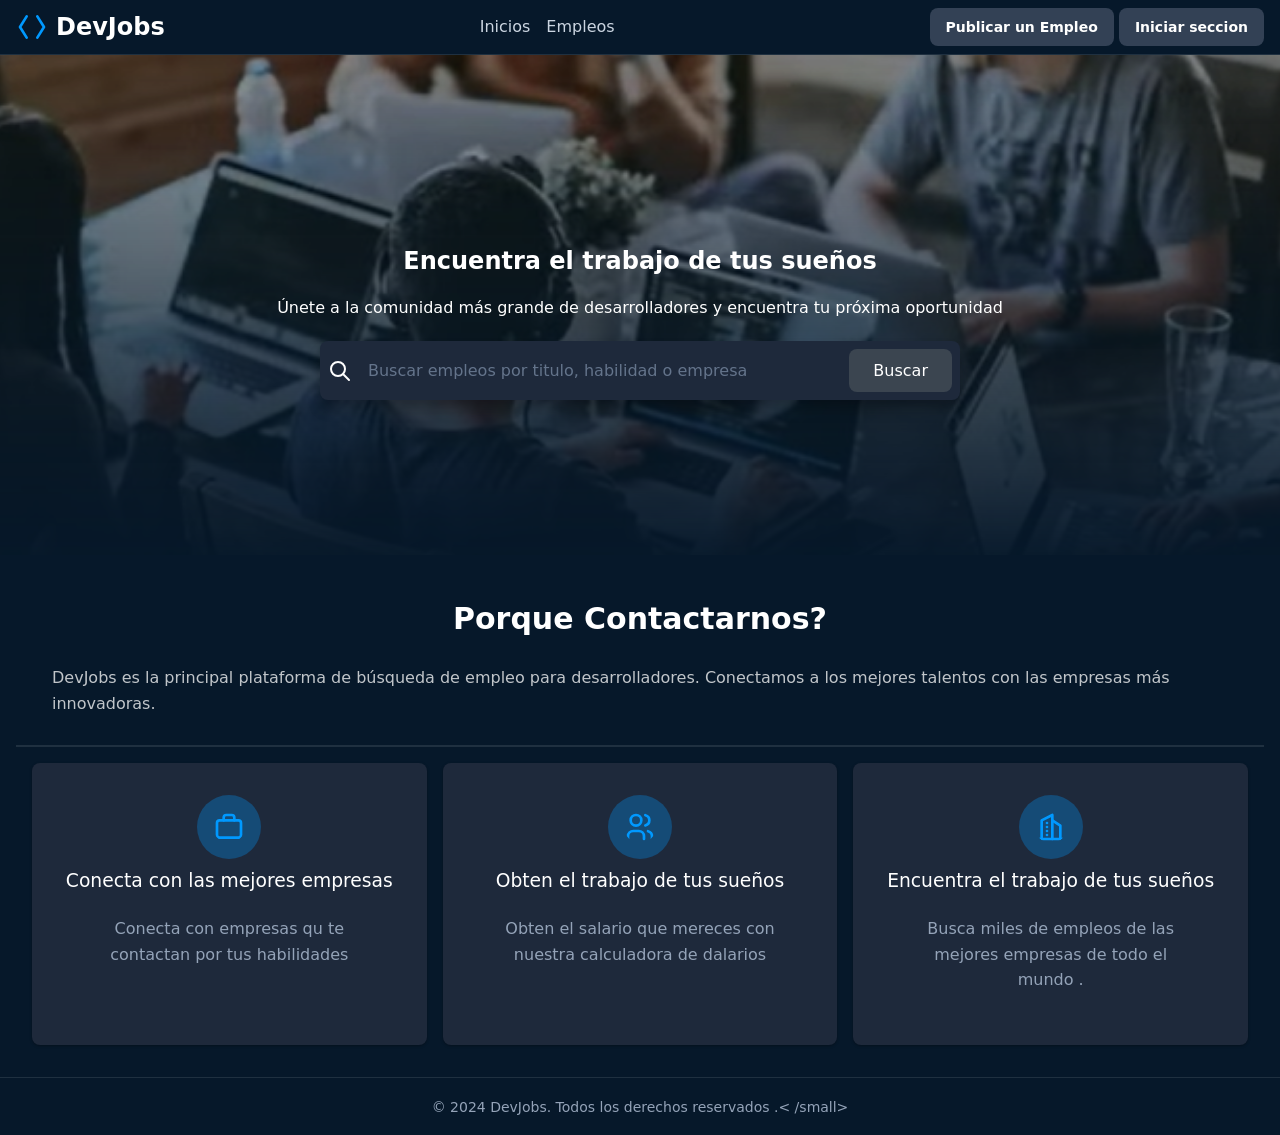
<file: index.html>
<!DOCTYPE html>
<html lang="en">
<head>
    <meta charset="UTF-8">
    <meta name="description" content="Encuentra las mejores ofertas de trabajo para desarrolladores de software">
    <title>DevsJobs - Inicio</title>
    <link rel="stylesheet" href="style.css">
</head>
<body>
    <header>
        <h1>
            <svg xmlns="http://www.w3.org/2000/svg" width="24" height="24" viewBox="0 0 24 24" fill="none" stroke="currentColor" stroke-width="2" stroke-linecap="round" stroke-linejoin="round" class="icon icon-tabler icons-tabler-outline icon-tabler-brackets-angle">
                <path stroke="none" d="M0 0h24v24H0z" fill="none" />
                <path d="M8 4l-5 8l5 8" />
                <path d="M16 4l5 8l-5 8" />
            </svg>DevJobs
        </h1>
        <nav>
            <a href="empleo.html">Inicios</a>
            <a href="empleo.html">Empleos</a>
        </nav>
        <div>
            <a href="">Publicar un Empleo</a>
            <a href="">Iniciar seccion</a>
        </div>
    </header>
    <main>
        <section class="hero">
            <img src="Background.png" alt="backgrund">
            <h1>Encuentra el trabajo de tus sueños</h1>
            <p>Únete a la comunidad más grande de
            desarrolladores y encuentra tu próxima
            oportunidad</p>
            <form role="search">
                <div>
                    <svg xmlns="http://www.w3.org/2000/svg" width="24" height="24" viewBox="0 0 24 24" fill="none" stroke="currentColor" stroke-width="2" stroke-linecap="round" stroke-linejoin="round" class="icon icon-tabler icons-tabler-outline icon-tabler-search">
                        <path stroke="none" d="M0 0h24v24H0z" fill="none" />
                        <path d="M3 10a7 7 0 1 0 14 0a7 7 0 1 0 -14 0" />
                        <path d="M21 21l-6 -6" />
                    </svg>
                    <input type="text" placeholder="Buscar empleos por titulo, habilidad o empresa">
                    <button type="submit">Buscar</button>
                </div>
            </form>
        </section>
        <section>
            <header>
                <h2>Porque Contactarnos?</h2>
                <p>DevJobs es la principal plataforma de
                búsqueda de empleo para desarrolladores.
                Conectamos a los mejores talentos con las
                empresas más innovadoras.</p>
            </header>

            <footer>
                <article>
                    <svg xmlns="http://www.w3.org/2000/svg" width="24" height="24" viewBox="0 0 24 24" fill="none" stroke="currentColor" stroke-width="2" stroke-linecap="round" stroke-linejoin="round" class="icon icon-tabler icons-tabler-outline icon-tabler-briefcase-2">
                        <path stroke="none" d="M0 0h24v24H0z" fill="none" />
                        <path d="M3 9a2 2 0 0 1 2 -2h14a2 2 0 0 1 2 2v9a2 2 0 0 1 -2 2h-14a2 2 0 0 1 -2 -2v-9" />
                        <path d="M8 7v-2a2 2 0 0 1 2 -2h4a2 2 0 0 1 2 2v2" />
                    </svg>
                    <h3>Conecta con las mejores empresas</h3>
                    <p>Conecta con empresas qu te contactan por
                    tus habilidades</p>
                </article>

                <article>
                    <svg xmlns="http://www.w3.org/2000/svg" width="24" height="24" viewBox="0 0 24 24" fill="none" stroke="currentColor" stroke-width="2" stroke-linecap="round" stroke-linejoin="round" class="icon icon-tabler icons-tabler-outline icon-tabler-users"><path stroke="none" d="M0 0h24v24H0z" fill="none" />
                        <path d="M5 7a4 4 0 1 0 8 0a4 4 0 1 0 -8 0" />
                        <path d="M3 21v-2a4 4 0 0 1 4 -4h4a4 4 0 0 1 4 4v2" />
                        <path d="M16 3.13a4 4 0 0 1 0 7.75" /><path d="M21 21v-2a4 4 0 0 0 -3 -3.85" />
                    </svg>
                    <h3>Obten el trabajo de tus sueños</h3>
                    <p>Obten el salario que mereces con nuestra 
                    calculadora de dalarios</p>
                </article>

                <article>
                    <svg xmlns="http://www.w3.org/2000/svg" width="24" height="24" viewBox="0 0 24 24" fill="none" stroke="currentColor" stroke-width="2" stroke-linecap="round" stroke-linejoin="round" class="icon icon-tabler icons-tabler-outline icon-tabler-building-skyscraper">
                        <path stroke="none" d="M0 0h24v24H0z" fill="none" />
                        <path d="M3 21l18 0" />
                        <path d="M5 21v-14l8 -4v18" />
                        <path d="M19 21v-10l-6 -4" />
                        <path d="M9 9l0 .01" />
                        <path d="M9 12l0 .01" />
                        <path d="M9 15l0 .01" />
                        <path d="M9 18l0 .01" />
                    </svg>
                    <h3>Encuentra el trabajo de tus sueños</h3>
                    <p>Busca miles de empleos de las mejores
                    empresas de todo el mundo .</p>
                </article>

            </footer>
        </section>
    </main>
    <footer>
        <small>&copy; 2024 DevJobs. Todos los derechos
        reservados .< /small>
    </footer>
</body>
</html>
</file>
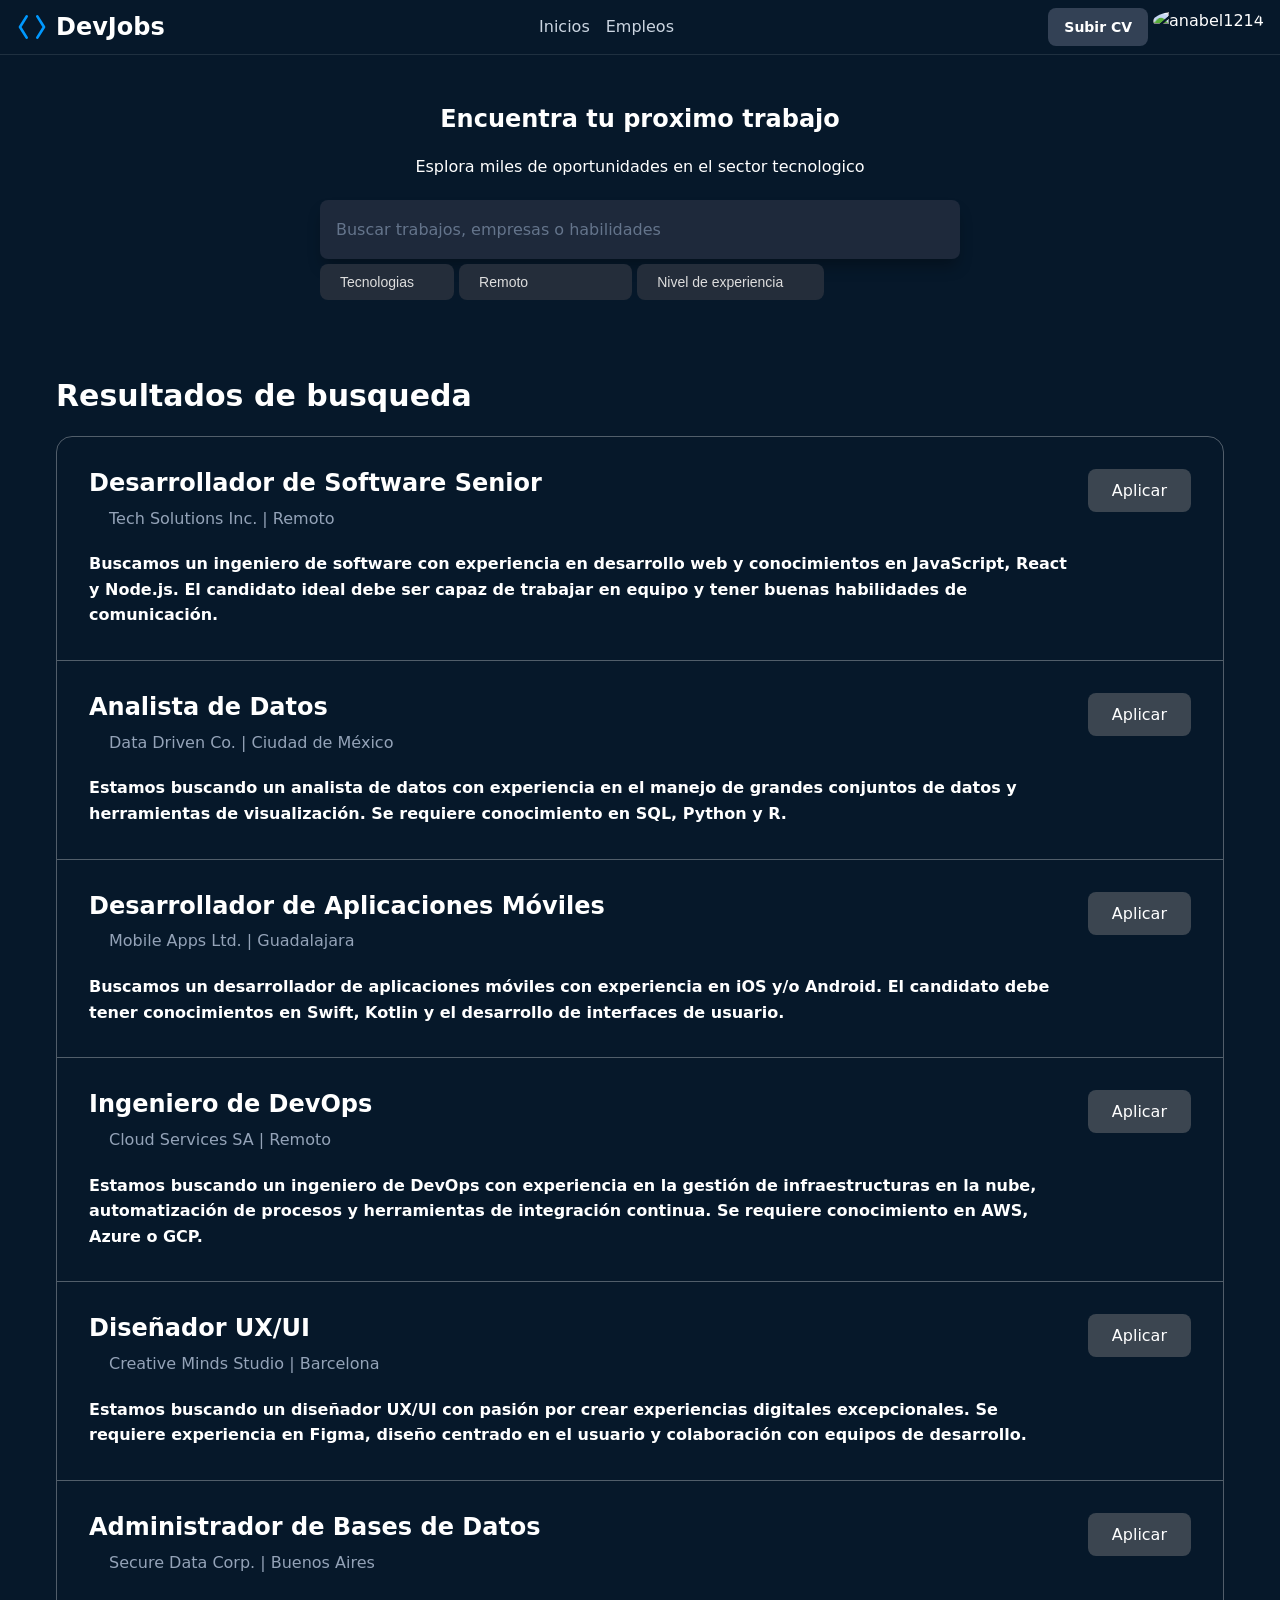
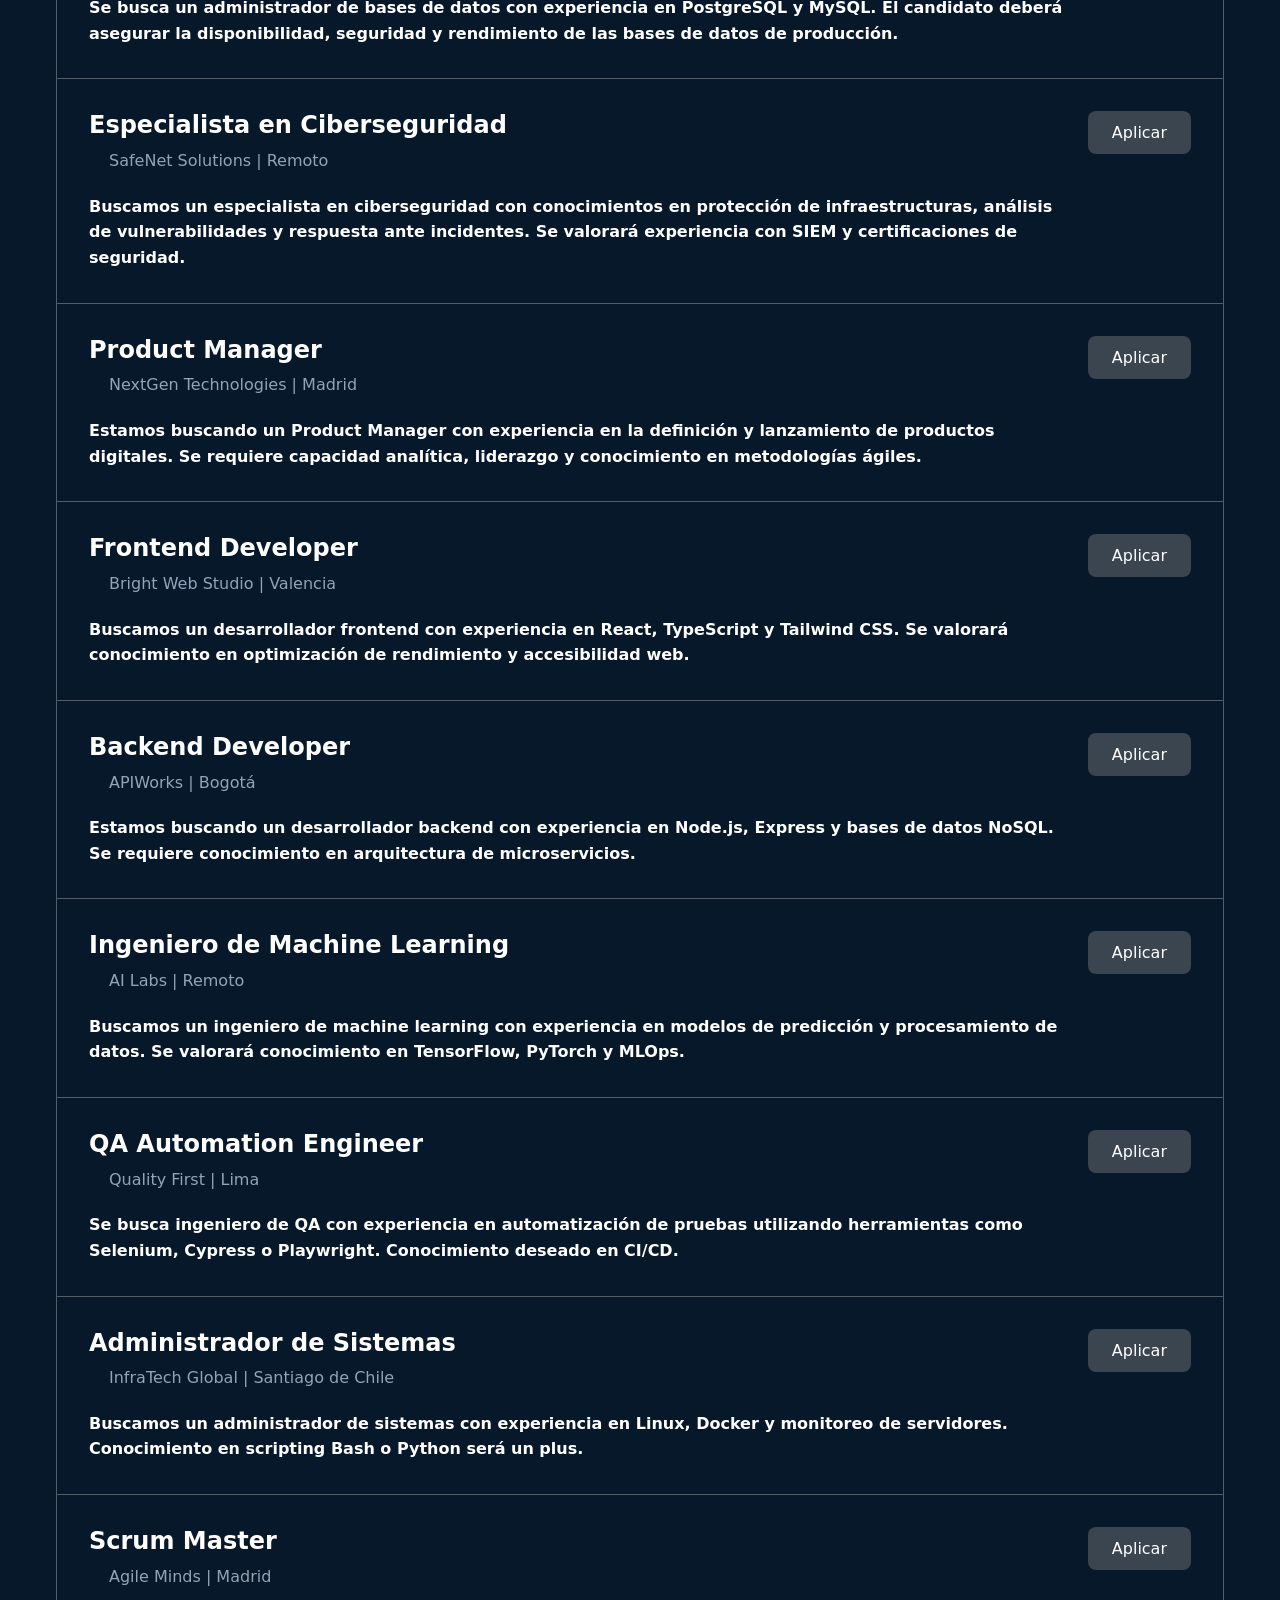
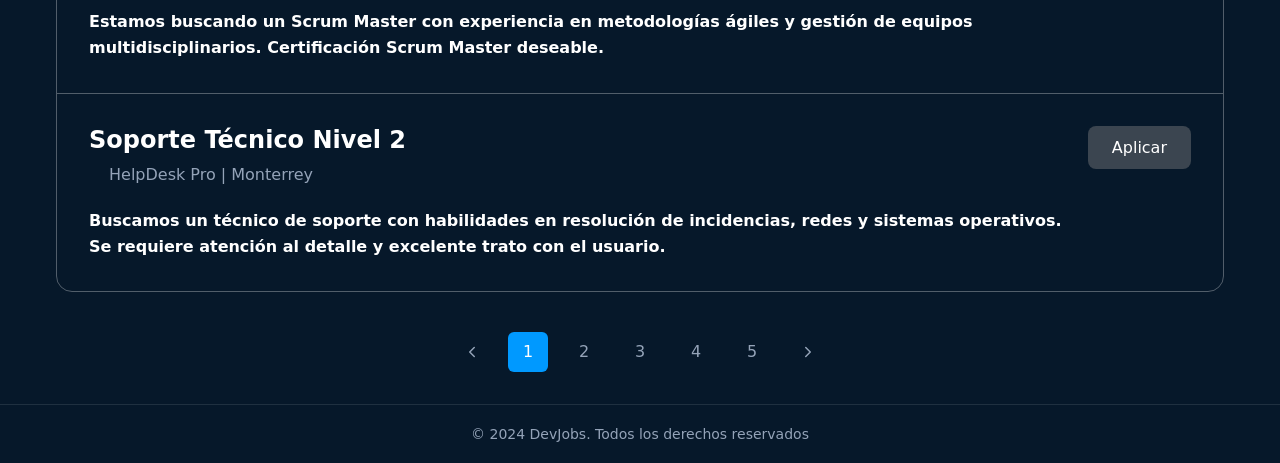
<file: empleos.html>
<!DOCTYPE html>
<html lang="en">
<head>
    <meta charset="UTF-8">
    <meta name="description" content="Encuentra las mejores ofertas de trabajo para desarrolladores de software">
    <title>DevsJobs - Inicio</title>
    <link rel="stylesheet" href="style.css">
    <script type="module" src="main.js"></script>
</head>
</head>
<body>
    <header>
        <h1>
            <svg xmlns="http://www.w3.org/2000/svg" width="24" height="24" viewBox="0 0 24 24" fill="none" stroke="currentColor" stroke-width="2" stroke-linecap="round" stroke-linejoin="round" class="icon icon-tabler icons-tabler-outline icon-tabler-brackets-angle">
                <path stroke="none" d="M0 0h24v24H0z" fill="none" />
                <path d="M8 4l-5 8l5 8" />
                <path d="M16 4l5 8l-5 8" />
            </svg>DevJobs
        </h1>
        <nav>
            <a href="index.html">Inicios</a>
            <a href="empleo.html">Empleos</a>
        </nav>
        <div class="content">
            <a href="">Subir CV</a>
            <devjobs-avatar
                service="github"
                username="anabel1214"
                size="32"
            ></devjobs-avatar>
        </div>
    </header>
    <main>
        <section class="section1">
            <h1>Encuentra tu proximo trabajo</h1>
            <p>Esplora miles de oportunidades en el sector tecnologico</p>
            <form>
                <div>
                    <input id="empleos" placeholder="Buscar trabajos, empresas o habilidades" type="text">
                </div>
                <select name="Tecnologias" id="filter-tecnologias">
                    <option value="Tecnologias">Tecnologias</option>  
                    <option value="JavaScript">JavaScript</option>
                    <option value="HTML">HTML</option>
                    <option value="CSS">CSS</option>
                </select>
                <select name="Location" id="filter-location">
                    <option value="remoto">Remoto</option>
                    <option value="cdmx">Ciudad de Mexico</option>
                    <option value="guadalajara">Guadalajara</option>
                    <option value="monterrey">Monterrey</option>
                    <option value="barcelona">Barcelona</option>
                </select>
                <select name="Nivel de experiencia" id="filter-experiencia">
                    <option value="Nivel de Experiencia">Nivel de experiencia</option>
                    <option value="Junior">Junior</option>
                    <option value="Mid-level">Mid-level</option>
                    <option value="Senior">Senior</option>
                    <option value="Lead">Lead</option>
                </select>
            </form>
            <span id="filter-selected-value"></span>
        </section>
        <section class="section3">
            <h2>Resultados de busqueda</h2>
            <div class="job-listings">
                
            </div>
        </section>
        <section class="pagination">
            <nav>
                <a href="#">
                    <svg xmlns="http://www.w3.org/2000/svg" width="18" height="18" viewBox="0 0 24 24" fill="none" stroke="currentColor" stroke-width="2" stroke-linecap="round" stroke-linejoin="round" class="icon icon-tabler icons-tabler-outline icon-tabler-chevron-left">
                        <path stroke="none" d="M0 0h24v24H0z" fill="none" />
                        <path d="M15 6l-6 6l6 6" />
                    </svg>
                </a>
                <a class="is-active" href="#">1</a>
                <a href="#">2</a>
                <a href="#">3</a>
                <a href="#">4</a>
                <a href="#">5</a>
                <a href="#">
                    <svg xmlns="http://www.w3.org/2000/svg" width="18" height="18" viewBox="0 0 24 24" fill="none" stroke="currentColor" stroke-width="2" stroke-linecap="round" stroke-linejoin="round" class="icon icon-tabler icons-tabler-outline icon-tabler-chevron-right">
                        <path stroke="none" d="M0 0h24v24H0z" fill="none" />
                        <path d="M9 6l6 6l-6 6" />
                    </svg>
                </a>
            </nav>
        </section>
    </main>
</body>
<footer>
    <small>
        &copy; 2024 DevJobs. Todos los derechos reservados
    </small>
</footer>
</file>
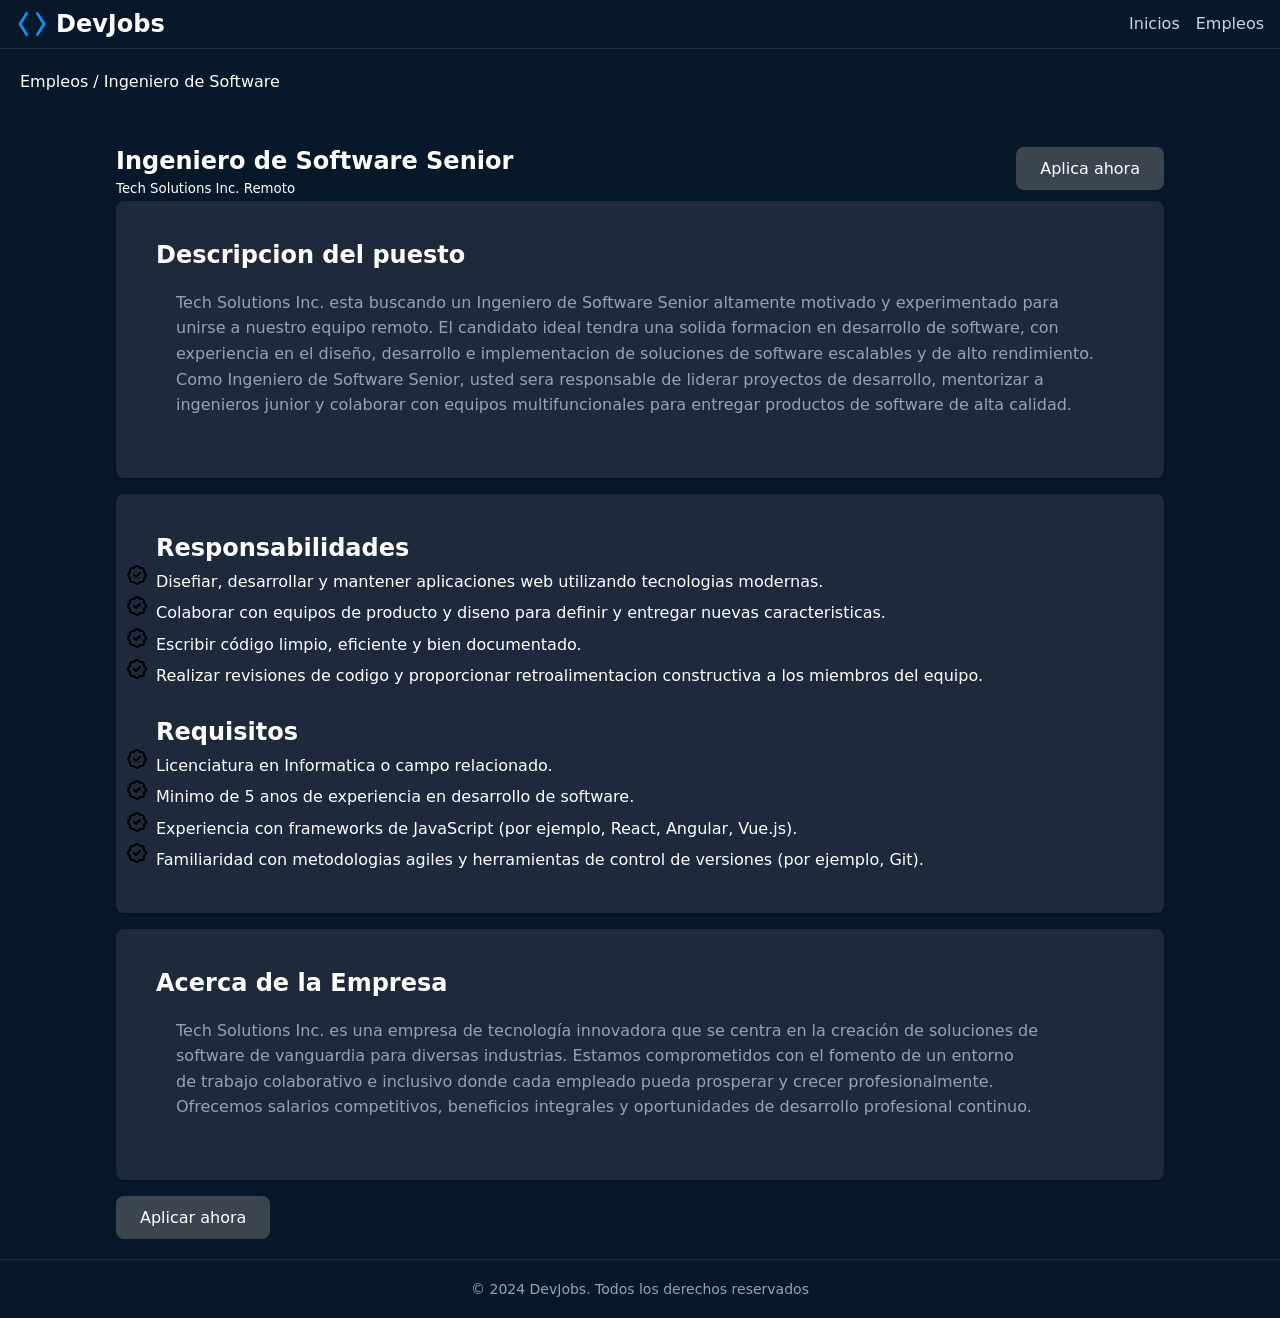
<file: Ingeniero de Software.html>
<!DOCTYPE html>
<html lang="en">
<head>
    <meta charset="UTF-8">
    <meta name="description" content="Encuentra las mejores ofertas de trabajo para desarrolladores de software">
    <title>DevsJobs - Inicio</title>
    <link rel="stylesheet" href="style.css">
</head>
<body>
    <header>
        <h1>
            <svg xmlns="http://www.w3.org/2000/svg" width="24" height="24" viewBox="0 0 24 24" fill="none" stroke="currentColor" stroke-width="2" stroke-linecap="round" stroke-linejoin="round" class="icon icon-tabler icons-tabler-outline icon-tabler-brackets-angle">
                <path stroke="none" d="M0 0h24v24H0z" fill="none" />
                <path d="M8 4l-5 8l5 8" />
                <path d="M16 4l5 8l-5 8" />
            </svg>DevJobs
        </h1>
        <nav>
            <a href="inicio.html">Inicios</a>
            <a href="empleo.html">Empleos</a>
        </nav>
    </header>
</body>
<main>
    <p>Empleos / Ingeniero de Software</p>
    <section class="description">
        <section class="">
            <div>
                <h1>Ingeniero de Software Senior</h1>
                <small>Tech Solutions Inc. Remoto</small>
            </div>
            <div><button>Aplica ahora</button></div>
        </section>
        <article>
            <h1>Descripcion del puesto</h1>
            <p>Tech Solutions Inc. esta buscando un Ingeniero de Software Senior altamente motivado y experimentado para
            unirse a nuestro equipo remoto. El candidato ideal tendra una solida formacion en desarrollo de software, con
            experiencia en el diseño, desarrollo e implementacion de soluciones de software escalables y de alto
            rendimiento. Como Ingeniero de Software Senior, usted sera responsable de liderar proyectos de desarrollo,
            mentorizar a ingenieros junior y colaborar con equipos multifuncionales para entregar productos de software
            de alta calidad.</p>
        </article>
        <article>
            <h1>Responsabilidades</h1>
            <ul>
                <li>Disefiar, desarrollar y mantener aplicaciones web utilizando tecnologias modernas.</li>
                <li>Colaborar con equipos de producto y diseno para definir y entregar nuevas caracteristicas.</li>
                <li>Escribir código limpio, eficiente y bien documentado.</li>
                <li>Realizar revisiones de codigo y proporcionar retroalimentacion constructiva a los miembros del equipo.</li>
            </ul>
            <h1><br>Requisitos</h1>
            <ul>
                <li>Licenciatura en Informatica o campo relacionado.</li>
                <li>Minimo de 5 anos de experiencia en desarrollo de software.</li>
                <li>Experiencia con frameworks de JavaScript (por ejemplo, React, Angular, Vue.js).</li>
                <li>Familiaridad con metodologias agiles y herramientas de control de versiones (por ejemplo, Git).</li>
            </ul>
        </article>
        <article>
            <h1>Acerca de la Empresa</h1>
            <p>Tech Solutions Inc. es una empresa de tecnología innovadora que se centra en la creación de soluciones de
            software de vanguardia para diversas industrias. Estamos comprometidos con el fomento de un entorno de
            trabajo colaborativo e inclusivo donde cada empleado pueda prosperar y crecer profesionalmente.
            Ofrecemos salarios competitivos, beneficios integrales y oportunidades de desarrollo profesional continuo.</p>
        </article>
        <div><button>Aplicar ahora</button></div>
    </section>
</main>
<footer>
    <small>
        &copy; 2024 DevJobs. Todos los derechos reservados
    </small>
</footer>
</file>
<file: style.css>
* {
  margin: 0;
  padding: 0;
  box-sizing: border-box;
}

/*Variables*/
:root {
  --primary: #3b4550;
  --primary-dark: #0a3d66;
  --primary-hover: #0d5ba8;
  --primary-light: #09f;
  --background: #06182a;
  --text-primary: #ffffff;
  --text-secondary: #cbd5e1;
  --text-muted: #94a3b8;
  --border: rgba(255, 255, 255, 0.1);
  --card-bg: #1e293b;
  --shadow: rgba(0, 0, 0, 0.3);
  --input-bg: #1e293b;
  --hsla-example: hsla(210, 100%, 56%, 1);
}

@font-face {
  font-family: 'Inter Variable';
  font-style: normal;
  font-display: swap;
  font-weight: 100 900;
  src: url(https://cdn.jsdelivr.net/fontsource/fonts/inter:vf@latest/latin-wght-normal.woff2) format('woff2-variations');
  unicode-range: U+0000-00FF,U+0131,U+0152-0153,U+02BB-02BC,U+02C6,U+02DA,U+02DC,U+0304,U+0308,U+0329,U+2000-206F,U+20AC,U+2122,U+2191,U+2193,U+2212,U+2215,U+FEFF,U+FFFD;
}

body {
  font-family: system-ui;
  background-color: var(--background);
  color: var(--text-primary);
  min-height: 100vh;
  display: flex;
  flex-direction: column;
  line-height: 1.6;
}

/* Títulos principales */
h1 {
  font-size: 1.5rem;
  line-height: 1.2;
  text-wrap: balance;
  display: flex;
  align-items: center;
  gap: 0.5rem;

  svg {
    width: 2rem;
    height: 2rem;
    color: var(--primary-light);
  }
}

h1 + p {
  text-wrap: balance;
  margin-bottom: 2rem
}

/* Header */
header {
  border-bottom: 1px solid var(--border);
  background: var(--background);
  padding: .5rem 1rem;
  display: flex;
  align-items: center;
  justify-content: space-between;
  gap: 2rem;

  h2 {
    font-size: 1.25rem;
    font-weight: 700;
    color: var(--text-primary);
  }
}

.content{
  display: flex;
  gap: 5px;

  debjobs-avatar{
    margin-top: 2px;
  } 
}

/* Navegación del header a otras páginas */
nav {
  align-items: center;
  gap: 1rem;
  display: flex;

  a {
    text-decoration: none;
    color: var(--text-secondary);
    transition: color 0.2s;
    font-weight: 500;

    &:hover, &:focus {
      color: var(--primary);
      outline: none;
    }
  }
}

/* Botones del Header */
header div a {
  padding: 0.5rem 1rem;
  border-radius: 0.5rem;
  background-color: #334155;
  color: var(--text-primary);
  display: inline-block;
  font-size: 0.875rem;
  font-weight: 700;
  text-decoration: none;
  /* TODO */
}

/* Hero */
.hero {
  height: 500px;
  text-align: center;
  display: flex;
  flex-direction: column;
  justify-content: center;
  align-items: center;

  h1 {
    padding-top: 36px;
  }

  & > img {
    position: absolute;
    width: 100%;
    height: 100%;
    object-fit: cover;
    z-index: -1;
    left: 0;
    right: 0;
    mask-image: linear-gradient(to bottom, rgba(16, 25, 34, 1) 5%, rgba(16, 25, 34, 0) 80%);
  }
}

/* Formulario de Búsqueda */
form {
  max-width: 42rem;
  width: 100%;
  margin: 0 auto;
  padding-inline: 1rem;
}

form > div {
  display: flex;
  align-items: center;
  background-color: var(--input-bg);
  border-radius: 0.5rem;
  box-shadow: 0 10px 15px -3px var(--shadow);
  padding: 0.5rem;
  gap: 0.5rem;
}

form span {
  padding-left: 0.75rem;
  color: var(--text-muted);
  display: flex;
  align-items: center;
  flex-shrink: 0;
}

form input[type="text"] {
  flex: 1;
  background: transparent;
  border: none;
  outline: none;
  color: var(--text-primary);
  padding: 0.75rem 0.5rem;
  font-size: 1rem;
  font-family: inherit;
}

form input[type="text"]::placeholder {
  color: #64748b;
}

button {
  padding: 0.75rem 1.5rem;
  border-radius: 0.5rem;
  background-color: var(--primary);
  color: white;
  font-weight: 400;
  border: none;
  cursor: pointer;
  transition: all 0.2s;
  font-family: inherit;
  font-size: 1rem;
  white-space: nowrap;

  &:hover, /* pseudo-clase que significa que el ratón está encima */
  &:focus { /* pseudo-clase que significa que el elemento tiene el foco */
    background-color: var(--primary-hover);
    outline: 2px solid white;
    outline-offset: 2px;
  }

  &:active { 
    transform: scale(0.90)
  }

  &:disabled {
    opacity: .5;
    pointer-events: none;
  }
}

/* Features Section */
main > section:nth-child(2) {
  padding-inline: 1rem;
  background-color: var(--background);
  padding-top: 2rem;

  & > header {
    gap: 2px;
    flex-direction: column;

    h2 {
      margin-bottom: 0;
    }

    p {
      opacity: .75;
    }
  }

  & > div {
    max-width: 1280px;
    margin: 0 auto;
  }
}

main > section:nth-child(2) h2 {
  font-size: 1.875rem;
  font-weight: 700;
  color: var(--text-primary);
  margin-bottom: 1rem;
}

main > section:nth-child(2) > div > div:first-child > p {
  font-size: 1.125rem;
  color: var(--text-muted);
  max-width: 42rem;
  margin: 0 auto;
}

/* Grid de Features */
main > section:nth-child(2) footer {
  display: grid;
  grid-template-columns: 1fr;
  gap: 16px
}

/* Feature Cards */
article {
  background-color: var(--card-bg);
  padding: 2rem;
  margin-bottom: 16px;
  border-radius: 0.5rem;                   
  box-shadow: 0px 1px 3px 0 var(--shadow); 

  svg {
    color: var(--primary-light);          
    background: rgba(0, 153, 255, 0.3);  
    border-radius: 9999px;               
    width: 64px;                         
    height: 64px;                        
    padding: 16px;                       
  }

  h3 {
    font-weight: 500;
  }

  p {
    color: var(--text-muted);
  }
}

/* Footer */
footer {
  background-color: var(--background);
  border-top: 1px solid var(--border);
  text-align: center;
  padding: 16px;

  small {
    color: var(--text-muted);
    font-size: 0.875rem;
  }
}

/*Responsive*/
@media (width >= 640px) {
  main > section:nth-child(2) footer {
    grid-template-columns: 1fr 1fr 1fr;
  }
}

/*PAGINA EMPLEO*/
.section1{
  display: flex;
  flex-direction: column;
  align-items: center;
  margin-top: 50px;
}
.section3{
  margin: 40px;
  h2{
    margin-bottom: 20px;
  }
}

.job-listings{
  border: 1px solid rgba(255, 255, 255, .3);
  border-radius: 1rem; 
  margin: 0px;
  
  article{
    background: none;
    box-shadow: none;
    border-radius: 0;
    border-bottom: 1px solid rgba(255, 255, 255, .3);
    margin: 0px;
    
    display: grid;
    grid-template-columns: 10fr 1fr;
    gap: 20px;
    
    p {
      margin-top: 0.5rem;
    } 
    
    &:last-child{
      border-bottom: none;
    }
  }
}

.pagination{
  display: flex;
  justify-content: center;
  gap: 0.5rem;
  margin-block: 2rem;

  a{
    display: flex;
    align-items: center;
    justify-content: center;
    color: var(--text-muted);
    width: 2.5rem;
    height: 2.5rem;
    border-radius: 0.375rem;
    transition: all .3s;

    &:hover{
      background-color: aliceblue;
    }

    &.is-active{
      color: #ffffff;
      background-color: var(--primary-light);
    }
  }
}

.boton-apply-job{
  &.is-applied{
  background-color: #4caf50;
  pointer-events: none;
  }
}

/*DESCRIPCION*/
main{
  p{
    margin: 20px;
  }
}
.description{
  margin-inline: 100px;
  padding-bottom: 20px;
  
  section{
    display: flex;
    flex-direction: row;
    justify-content: space-between;
  }

  li{
    list-style-image: url(rosette-discount-check.svg);
  }

  article{
    padding: 40px;
  }
}

/*FILTROS*/
select {
  margin-top: 5px;
  padding: 0.625rem 1.25rem;
  background-color: #242d3a;
  border: 0;
  border-radius: 0.5rem;
  font-size: 0.875rem;
  color: #ddd;
  cursor: pointer;
  transition: all 0.2s;
  appearance: none;
  padding-right: 2.5rem;

  &:hover {
    background-color: var(--primary-hover);
    color: white;
  }

  &:focus {
    outline: 2px solid #1173d4;
    outline-offset: 2px;
  }
}
</file>
